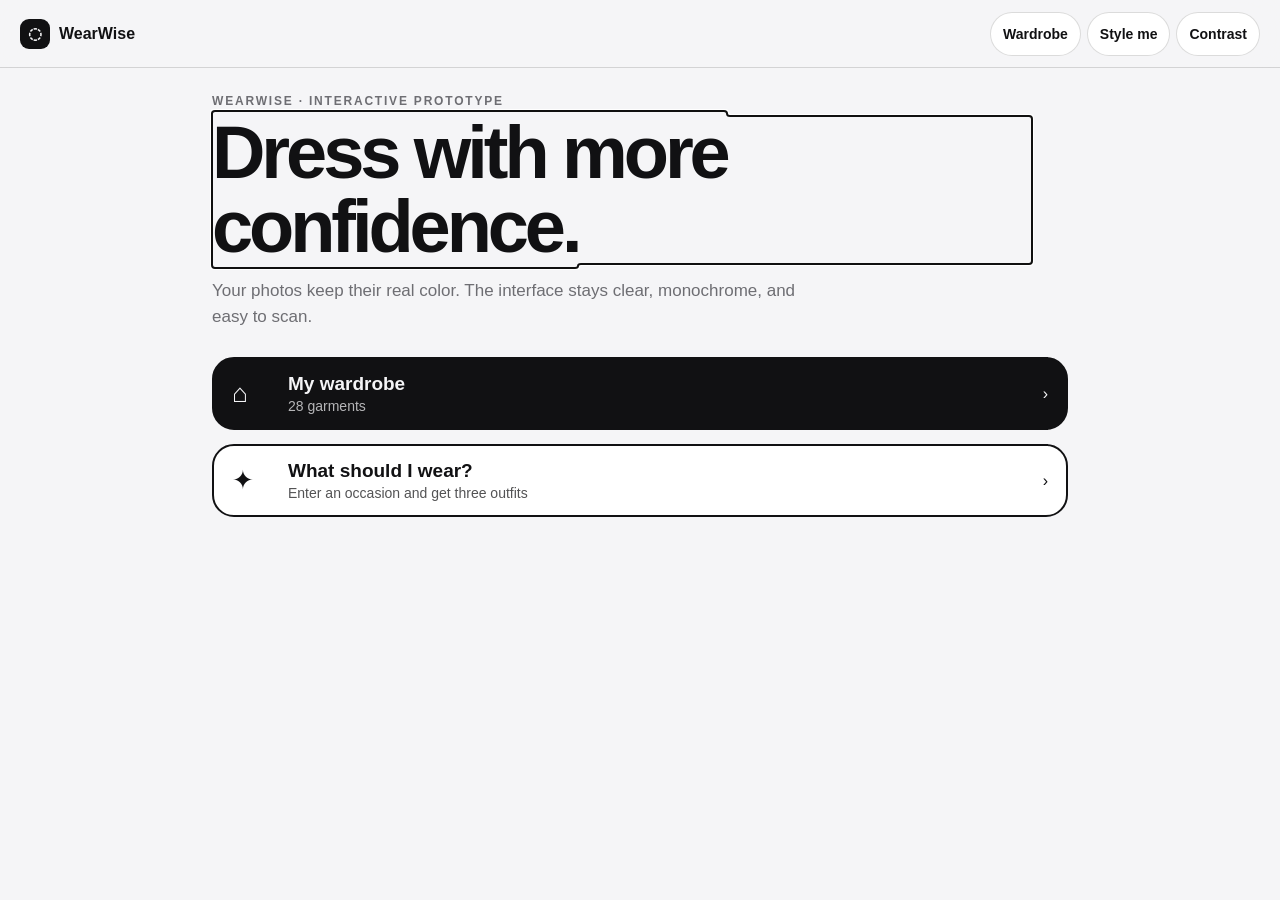
<file: apps/web-demo/index.html>
<!doctype html>
<html lang="en">
  <head>
    <meta charset="utf-8" />
    <meta name="viewport" content="width=device-width, initial-scale=1" />
    <meta
      name="description"
      content="WearWise: turn your own clothing photos into three explainable outfits."
    />
    <meta name="theme-color" content="#f5f5f7" />
    <title>WearWise</title>
    <link rel="stylesheet" href="styles.css" />
  </head>
  <body>
    <a class="skip-link" href="#main">Skip to main content</a>

    <header class="topbar">
      <button class="brand" type="button" data-route="home" aria-label="Return home">
        <span class="brand-mark" aria-hidden="true">◌</span>
        <span>WearWise</span>
      </button>
      <nav aria-label="Main navigation">
        <button type="button" data-route="wardrobe">Wardrobe</button>
        <button type="button" data-route="occasion">Style me</button>
        <button id="contrast-button" type="button" aria-pressed="false">
          Contrast
        </button>
      </nav>
    </header>

    <main id="main" tabindex="-1">
      <section id="home-screen" class="screen" data-screen="home">
        <p class="eyebrow">WEARWISE · INTERACTIVE PROTOTYPE</p>
        <h1>Dress with more confidence.</h1>
        <p class="lead">Your photos keep their real color. The interface stays clear, monochrome, and easy to scan.</p>

        <div class="hero-actions">
          <button class="action-card primary" type="button" data-route="wardrobe">
            <span class="action-icon" aria-hidden="true">⌂</span>
            <span>
              <strong>My wardrobe</strong>
              <small id="wardrobe-summary">Loading</small>
            </span>
            <span aria-hidden="true">›</span>
          </button>
          <button class="action-card" type="button" data-route="occasion">
            <span class="action-icon" aria-hidden="true">✦</span>
            <span>
              <strong>What should I wear?</strong>
              <small>Enter an occasion and get three outfits</small>
            </span>
            <span aria-hidden="true">›</span>
          </button>
        </div>

        <section id="recent-plan-section" class="section" hidden>
          <div class="section-heading">
            <h2>Recent outfit</h2>
          </div>
          <div id="recent-plan"></div>
        </section>
      </section>

      <section id="wardrobe-screen" class="screen" data-screen="wardrobe" hidden>
        <div class="section-heading">
          <div>
            <p class="eyebrow">PHOTO WARDROBE</p>
            <h1>My clothes</h1>
          </div>
          <button id="load-demo-button" class="outline-button" type="button">
            Load demo wardrobe
          </button>
        </div>

        <form id="garment-form" class="panel form-panel">
          <h2>Add a garment</h2>
          <div class="form-grid">
            <label>
              Garment photo
              <input id="garment-photo" type="file" accept="image/*" required />
            </label>
            <label>
              Garment name
              <input id="garment-name" type="text" placeholder="Light blue Oxford shirt" required />
            </label>
            <label>
              Garment type
              <select id="garment-slot" required>
                <option value="top">Top</option>
                <option value="bottom">Bottom</option>
                <option value="shoes">Shoes</option>
                <option value="outerwear">Outerwear</option>
              </select>
            </label>
            <label>
              Colors
              <input id="garment-colors" type="text" placeholder="Light blue, white" />
            </label>
            <label>
              Formality
              <select id="garment-formality">
                <option value="1">1 · Very casual</option>
                <option value="2">2 · Casual</option>
                <option value="3" selected>3 · Smart casual</option>
                <option value="4">4 · Business</option>
                <option value="5">5 · Formal</option>
              </select>
            </label>
          </div>
          <button class="primary-button" type="submit">Save garment</button>
        </form>

        <div id="wardrobe-grid" class="wardrobe-grid"></div>
      </section>

      <section id="occasion-screen" class="screen" data-screen="occasion" hidden>
        <p class="eyebrow">OCCASION</p>
        <h1>Where are you going?</h1>

        <label class="large-field">
          <span>Describe the occasion</span>
          <input
            id="occasion-input"
            type="text"
            placeholder="For example: first dinner with my partner's family"
            autocomplete="off"
          />
        </label>

        <label class="single-field">
          <span>Formality</span>
          <select id="occasion-formality">
            <option value="casual">Casual</option>
            <option value="smart_casual" selected>Smart casual</option>
            <option value="business">Business</option>
            <option value="formal">Formal</option>
          </select>
        </label>

        <div class="preset-list" aria-label="Suggested occasions">
          <button type="button" data-preset="First date">First date</button>
          <button type="button" data-preset="Club presentation">Club presentation</button>
          <button type="button" data-preset="Friends dinner">Friends dinner</button>
          <button type="button" data-preset="Internship interview">Internship interview</button>
        </div>

        <button id="generate-button" class="primary-button" type="button">
          Generate three outfits
        </button>

        <section id="occasion-result" class="panel result-summary" hidden></section>
      </section>

      <section id="results-screen" class="screen" data-screen="results" hidden>
        <div class="section-heading">
          <div>
            <p class="eyebrow">THREE OUTFITS</p>
            <h1 id="results-title">Your edit</h1>
          </div>
          <button class="outline-button" type="button" data-route="occasion">
            Change occasion
          </button>
        </div>
        <p id="results-note" class="lead"></p>
        <div id="outfit-list" class="outfit-list"></div>
      </section>
    </main>

    <dialog id="detail-dialog" class="detail-dialog">
      <button id="close-detail" class="dialog-close" type="button" aria-label="Close">
        ×
      </button>
      <div id="detail-content"></div>
    </dialog>

    <div id="toast" class="toast" role="status" aria-live="polite"></div>

    <script src="data.js"></script>
    <script src="engine.js"></script>
    <script src="app.js"></script>
  </body>
</html>
</file>
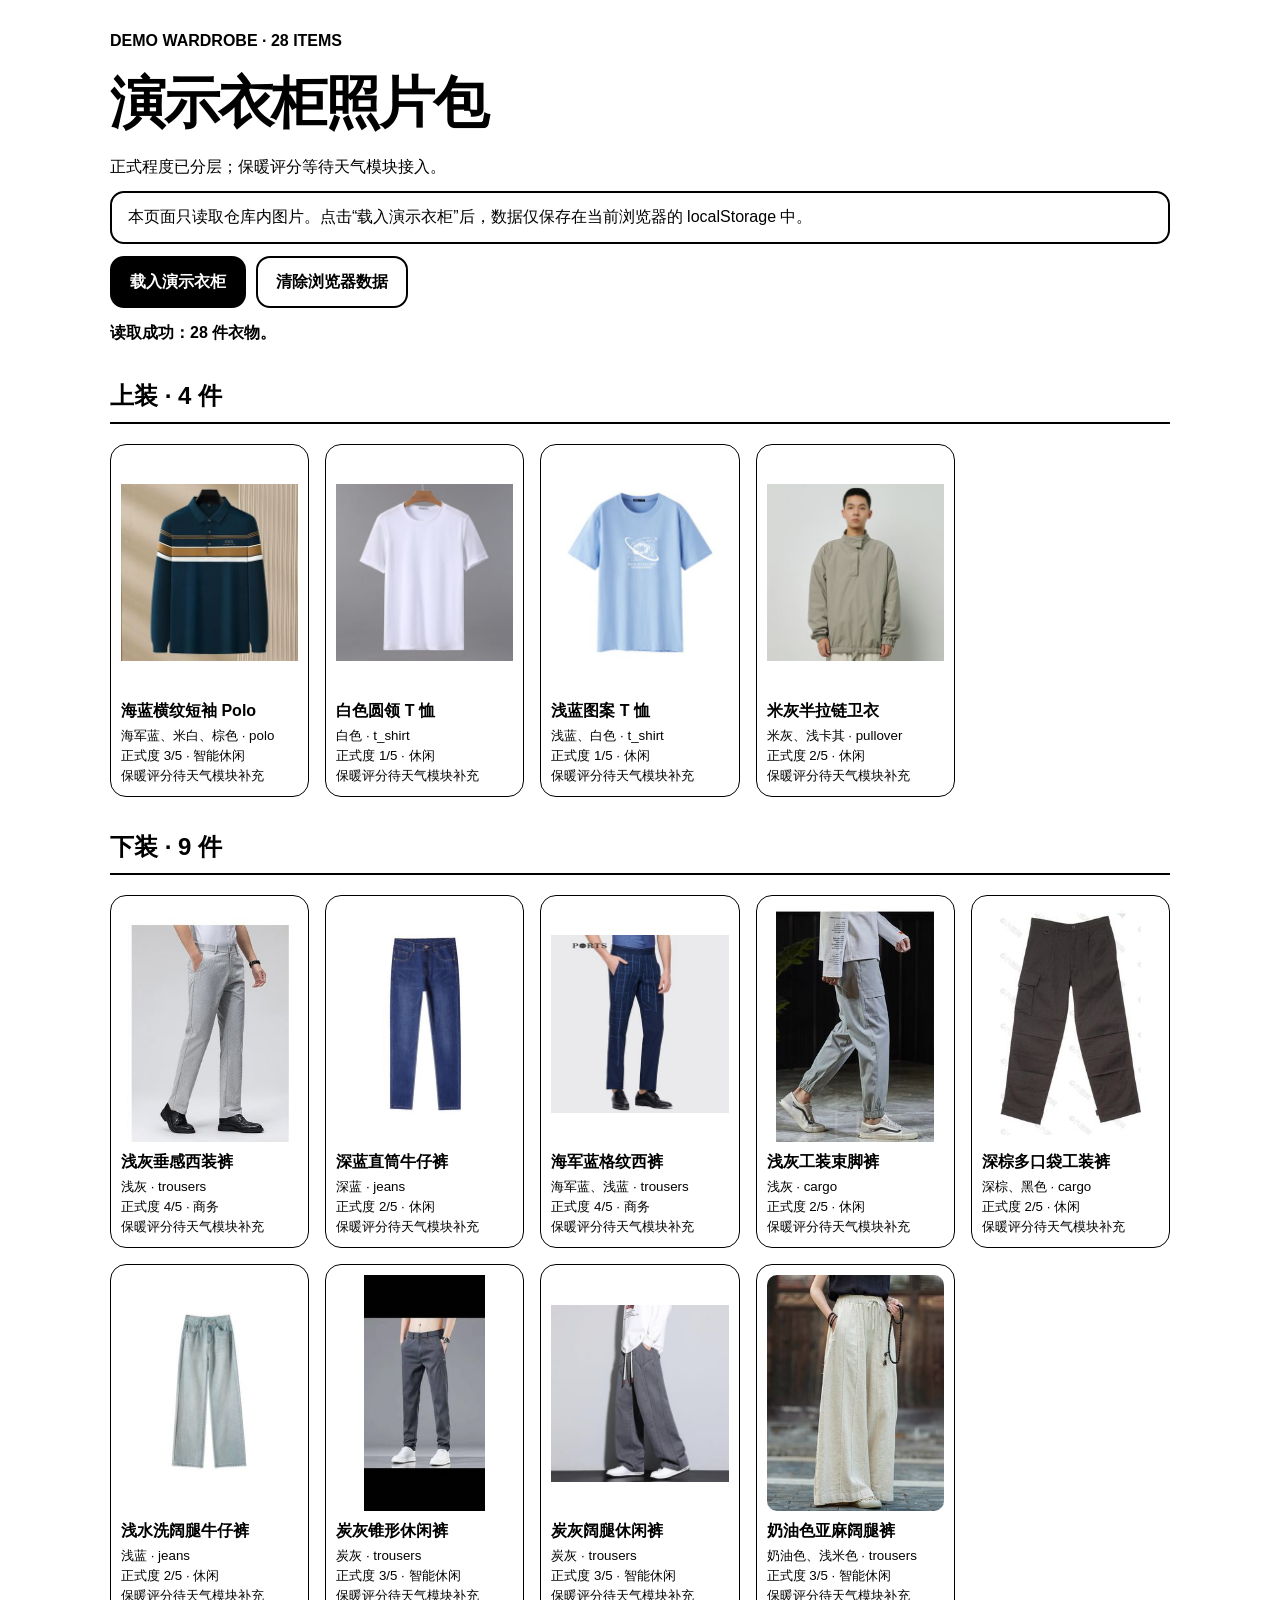
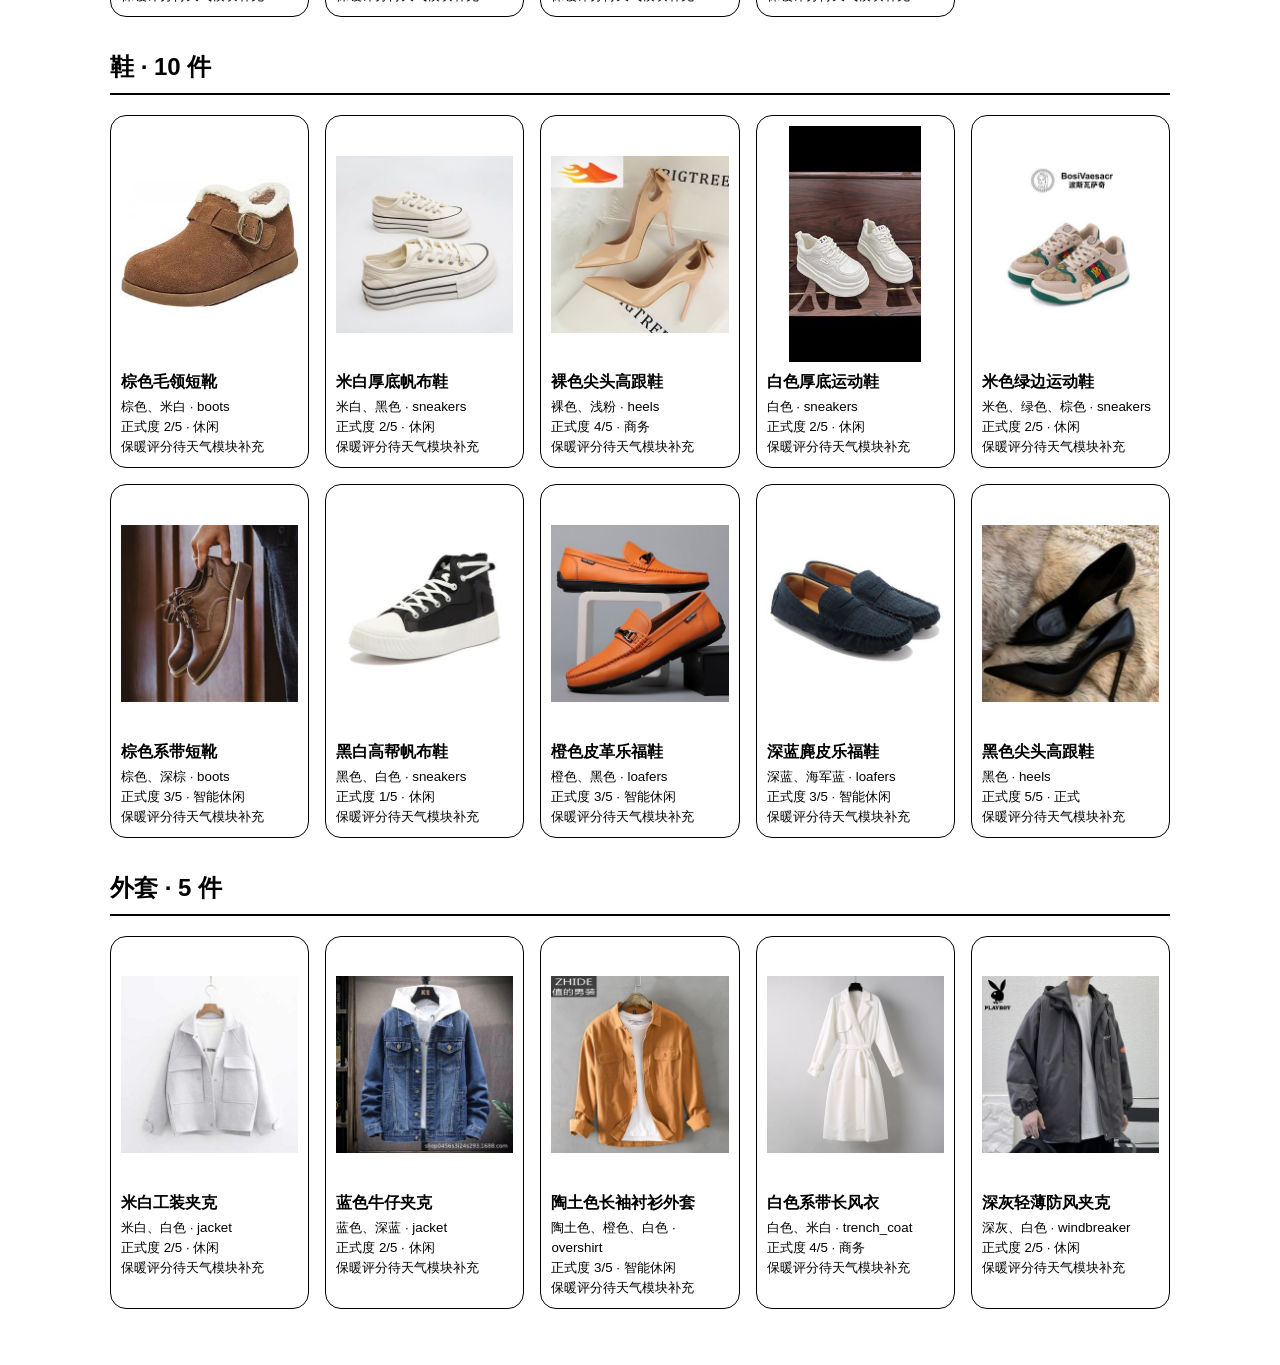
<file: demo-assets/wardrobe/preview.html>
<!doctype html>
<html lang="zh-CN">
  <head>
    <meta charset="utf-8" />
    <meta name="viewport" content="width=device-width, initial-scale=1" />
    <title>WearWise 演示衣柜资源预览</title>
    <style>
      :root {
        color-scheme: light dark;
        font-family: -apple-system, BlinkMacSystemFont, "SF Pro Text", "PingFang SC", sans-serif;
        background: Canvas;
        color: CanvasText;
      }
      * { box-sizing: border-box; }
      body { margin: 0; }
      main { max-width: 1100px; margin: 0 auto; padding: 28px 20px 56px; }
      header { display: grid; gap: 12px; margin-bottom: 28px; }
      h1 { margin: 0; font-size: clamp(32px, 6vw, 56px); letter-spacing: -0.04em; }
      p { margin: 0; line-height: 1.6; }
      .notice { padding: 14px 16px; border: 2px solid CanvasText; border-radius: 14px; }
      .actions { display: flex; flex-wrap: wrap; gap: 10px; }
      button {
        min-height: 52px;
        padding: 12px 18px;
        border: 2px solid CanvasText;
        border-radius: 14px;
        color: CanvasText;
        background: Canvas;
        font: inherit;
        font-weight: 700;
        cursor: pointer;
      }
      button.primary { color: Canvas; background: CanvasText; }
      button:focus-visible { outline: 4px solid Highlight; outline-offset: 3px; }
      #status { min-height: 24px; font-weight: 600; }
      section { margin-top: 34px; }
      h2 { padding-bottom: 10px; border-bottom: 2px solid CanvasText; }
      .grid { display: grid; grid-template-columns: repeat(auto-fill, minmax(180px, 1fr)); gap: 16px; }
      article { padding: 10px; border: 1px solid CanvasText; border-radius: 16px; }
      img { display: block; width: 100%; aspect-ratio: 3 / 4; object-fit: contain; background: Canvas; border-radius: 10px; }
      h3 { margin: 10px 0 4px; font-size: 16px; }
      small { display: block; line-height: 1.5; }
      .missing { display: grid; min-height: 240px; place-items: center; border: 2px dashed CanvasText; border-radius: 10px; text-align: center; }
    </style>
  </head>
  <body>
    <main>
      <header>
        <p><strong>DEMO WARDROBE · 28 ITEMS</strong></p>
        <h1>演示衣柜照片包</h1>
        <p>正式程度已分层；保暖评分等待天气模块接入。</p>
        <div class="notice">
          本页面只读取仓库内图片。点击“载入演示衣柜”后，数据仅保存在当前浏览器的
          localStorage 中。
        </div>
        <div class="actions">
          <button id="import-button" class="primary" type="button">载入演示衣柜</button>
          <button id="clear-button" type="button">清除浏览器数据</button>
        </div>
        <p id="status" role="status" aria-live="polite">正在读取分类清单…</p>
      </header>
      <div id="wardrobe"></div>
    </main>
    <script type="module">
      import {
        clearStoredDemoWardrobe,
        groupGarmentsBySlot,
        loadDemoWardrobe,
        storeDemoWardrobe
      } from "./importer.js";

      const labels = {
        top: "上装",
        bottom: "下装",
        shoes: "鞋",
        outerwear: "外套"
      };
      const formalityLabels = ["", "休闲", "休闲", "智能休闲", "商务", "正式"];
      const status = document.querySelector("#status");
      const wardrobeRoot = document.querySelector("#wardrobe");
      let wardrobe;

      function render() {
        const grouped = groupGarmentsBySlot(wardrobe.garments);
        wardrobeRoot.innerHTML = Object.entries(labels)
          .map(([slot, label]) => {
            const items = grouped[slot];
            return `
              <section aria-labelledby="section-${slot}">
                <h2 id="section-${slot}">${label} · ${items.length} 件</h2>
                <div class="grid">
                  ${items
                    .map(
                      (item) => `
                        <article>
                          <img
                            src="${item.thumbnail_url}"
                            alt="${item.name}的照片"
                            loading="lazy"
                            onerror="this.outerHTML='<div class=&quot;missing&quot;>${item.name}<br>照片缺失</div>'"
                          />
                          <h3>${item.name}</h3>
                          <small>${item.colors.join("、")} · ${item.category}</small>
                          <small>正式度 ${item.formality_score}/5 · ${formalityLabels[item.formality_score]}</small>
                          <small>保暖评分待天气模块补充</small>
                        </article>
                      `
                    )
                    .join("")}
                </div>
              </section>
            `;
          })
          .join("");
      }

      document.querySelector("#import-button").addEventListener("click", () => {
        storeDemoWardrobe(wardrobe);
        status.textContent = `已载入 ${wardrobe.garments.length} 件演示衣物。`;
      });

      document.querySelector("#clear-button").addEventListener("click", () => {
        clearStoredDemoWardrobe();
        status.textContent = "已清除当前浏览器中的演示衣柜数据。";
      });

      try {
        wardrobe = await loadDemoWardrobe();
        render();
        status.textContent = `读取成功：${wardrobe.garments.length} 件衣物。`;
      } catch (error) {
        status.textContent = `读取失败：${error.message}`;
        status.setAttribute("role", "alert");
      }
    </script>
  </body>
</html>
</file>
<file: apps/web-demo/styles.css>
:root {
  color-scheme: light dark;
  --bg: #f5f5f7;
  --surface: #ffffff;
  --ink: #111113;
  --muted: #6e6e73;
  --line: rgba(0, 0, 0, 0.14);
  --soft: #ebebed;
  --radius: 22px;
  --font: -apple-system, BlinkMacSystemFont, "SF Pro Display", "SF Pro Text",
    "Segoe UI", "PingFang SC", sans-serif;
}

* {
  box-sizing: border-box;
}

html {
  background: var(--bg);
}

body {
  min-width: 320px;
  min-height: 100vh;
  margin: 0;
  color: var(--ink);
  background: var(--bg);
  font-family: var(--font);
  -webkit-font-smoothing: antialiased;
}

body[data-contrast="high"] {
  --bg: #ffffff;
  --surface: #ffffff;
  --ink: #000000;
  --muted: #3b3b3d;
  --line: #000000;
  --soft: #f0f0f0;
}

@media (prefers-color-scheme: dark) {
  :root {
    --bg: #000000;
    --surface: #1c1c1e;
    --ink: #f5f5f7;
    --muted: #a1a1a6;
    --line: rgba(255, 255, 255, 0.2);
    --soft: #2c2c2e;
  }
}

button,
input,
select {
  font: inherit;
}

button {
  cursor: pointer;
}

button:focus-visible,
input:focus-visible,
select:focus-visible,
a:focus-visible {
  outline: 3px solid var(--ink);
  outline-offset: 3px;
}

.skip-link {
  position: fixed;
  z-index: 100;
  top: 12px;
  left: 12px;
  transform: translateY(-180%);
  padding: 12px 18px;
  background: var(--ink);
  color: var(--bg);
  border-radius: 12px;
}

.skip-link:focus {
  transform: none;
}

.topbar {
  position: sticky;
  z-index: 20;
  top: 0;
  display: flex;
  min-height: 68px;
  align-items: center;
  justify-content: space-between;
  padding: 10px max(20px, env(safe-area-inset-left));
  border-bottom: 1px solid var(--line);
  background: color-mix(in srgb, var(--bg) 90%, transparent);
  backdrop-filter: blur(20px);
}

.brand {
  display: inline-flex;
  align-items: center;
  gap: 9px;
  border: 0;
  padding: 8px 0;
  background: transparent;
  color: var(--ink);
  font-weight: 700;
}

.brand-mark {
  display: grid;
  width: 30px;
  height: 30px;
  place-items: center;
  border-radius: 9px;
  background: var(--ink);
  color: var(--bg);
}

.topbar nav {
  display: flex;
  gap: 6px;
}

.topbar nav button {
  min-height: 44px;
  padding: 8px 12px;
  border: 1px solid var(--line);
  border-radius: 999px;
  background: var(--surface);
  color: var(--ink);
  font-size: 14px;
  font-weight: 650;
}

main {
  width: min(900px, 100%);
  margin: 0 auto;
  padding: 26px 22px 80px;
}

.screen {
  opacity: 1;
  transform: translateY(0);
  transition:
    opacity 170ms ease,
    transform 220ms cubic-bezier(0.2, 0.8, 0.2, 1);
}

.screen.is-leaving {
  opacity: 0;
  transform: translateY(-5px);
  pointer-events: none;
}

.screen.is-entering {
  opacity: 0;
  transform: translateY(8px);
}

.eyebrow {
  margin: 0 0 8px;
  color: var(--muted);
  font-size: 12px;
  font-weight: 750;
  letter-spacing: 0.15em;
}

h1,
h2,
p {
  overflow-wrap: anywhere;
}

h1 {
  max-width: 820px;
  margin: 0;
  font-size: clamp(42px, 9vw, 74px);
  letter-spacing: -0.055em;
  line-height: 1;
}

h2 {
  margin: 0;
  font-size: 22px;
  letter-spacing: -0.025em;
}

.lead {
  max-width: 620px;
  margin: 14px 0 0;
  color: var(--muted);
  font-size: 17px;
  line-height: 1.5;
}

.hero-actions,
.outfit-list {
  display: grid;
  gap: 14px;
  margin-top: 28px;
}

.action-card {
  display: grid;
  min-height: 72px;
  grid-template-columns: 42px 1fr auto;
  align-items: center;
  gap: 14px;
  padding: 14px 18px;
  border: 2px solid var(--ink);
  border-radius: var(--radius);
  background: var(--surface);
  color: var(--ink);
  text-align: left;
}

.action-card.primary {
  background: var(--ink);
  color: var(--bg);
}

.action-card strong,
.action-card small {
  display: block;
}

.action-card strong {
  font-size: 19px;
}

.action-card small {
  margin-top: 3px;
  opacity: 0.72;
  font-size: 14px;
}

.action-icon {
  font-size: 26px;
}

.section {
  margin-top: 32px;
}

.section-heading {
  display: flex;
  align-items: end;
  justify-content: space-between;
  gap: 16px;
  margin-bottom: 16px;
}

.panel {
  padding: 20px;
  border: 1px solid var(--line);
  border-radius: var(--radius);
  background: var(--surface);
}

.form-panel {
  margin-bottom: 24px;
}

.form-panel h2 {
  margin-bottom: 16px;
}

.form-grid {
  display: grid;
  grid-template-columns: repeat(2, minmax(0, 1fr));
  gap: 14px;
  margin-bottom: 16px;
}

label {
  display: grid;
  gap: 7px;
  color: var(--muted);
  font-size: 14px;
  font-weight: 650;
}

input,
select {
  width: 100%;
  min-height: 52px;
  padding: 12px 14px;
  border: 1px solid var(--line);
  border-radius: 14px;
  background: var(--bg);
  color: var(--ink);
}

.large-field {
  margin-top: 24px;
}

.single-field {
  margin-top: 14px;
}

.large-field input {
  min-height: 64px;
  font-size: 18px;
}

.primary-button,
.outline-button,
.preset-list button {
  min-height: 56px;
  border-radius: 16px;
  font-weight: 700;
}

.primary-button {
  width: 100%;
  margin-top: 16px;
  border: 2px solid var(--ink);
  background: var(--ink);
  color: var(--bg);
}

.outline-button {
  padding: 10px 16px;
  border: 2px solid var(--ink);
  background: var(--surface);
  color: var(--ink);
}

.preset-list {
  display: flex;
  flex-wrap: wrap;
  gap: 10px;
  margin-top: 14px;
}

.preset-list button {
  min-height: 48px;
  padding: 10px 16px;
  border: 1px solid var(--line);
  background: var(--surface);
  color: var(--ink);
}

.result-summary {
  margin-top: 18px;
}

.wardrobe-grid {
  display: grid;
  grid-template-columns: repeat(2, minmax(0, 1fr));
  gap: 14px;
}

.garment-card {
  padding: 10px;
  border: 1px solid var(--line);
  border-radius: 18px;
  background: var(--surface);
}

.photo-frame {
  position: relative;
  overflow: hidden;
  width: 100%;
  aspect-ratio: 3 / 4;
  border-radius: 13px;
  background: var(--soft);
}

.photo-frame img {
  width: 100%;
  height: 100%;
  object-fit: cover;
}

.missing-photo {
  display: grid;
  width: 100%;
  height: 100%;
  place-items: center;
  padding: 14px;
  color: var(--muted);
  text-align: center;
}

.garment-name {
  margin-top: 9px;
  font-weight: 750;
}

.garment-meta {
  margin-top: 3px;
  color: var(--muted);
  font-size: 13px;
}

.outfit-card {
  padding: 16px;
  border: 2px solid var(--line);
  border-radius: var(--radius);
  background: var(--surface);
}

.outfit-header {
  display: flex;
  align-items: start;
  justify-content: space-between;
  gap: 12px;
}

.source-badge {
  flex: 0 0 auto;
  padding: 5px 9px;
  border: 1px solid var(--line);
  border-radius: 999px;
  color: var(--muted);
  font-size: 12px;
  font-weight: 700;
}

.outfit-photos {
  display: grid;
  grid-template-columns: repeat(2, minmax(0, 1fr));
  gap: 10px;
  margin-top: 14px;
}

.outfit-photos .garment-name {
  font-size: 14px;
}

.outfit-reason {
  margin: 14px 0;
  line-height: 1.5;
}

.detail-dialog {
  width: min(760px, calc(100vw - 28px));
  max-height: calc(100vh - 28px);
  overflow: auto;
  padding: 24px;
  border: 2px solid var(--ink);
  border-radius: 24px;
  background: var(--surface);
  color: var(--ink);
  opacity: 0;
  transform: translateY(12px) scale(0.985);
  transition:
    opacity 170ms ease,
    transform 220ms cubic-bezier(0.2, 0.8, 0.2, 1);
}

.detail-dialog.is-visible {
  opacity: 1;
  transform: translateY(0) scale(1);
}

.detail-dialog::backdrop {
  background: rgba(0, 0, 0, 0.52);
  backdrop-filter: blur(6px);
}

.dialog-close {
  position: absolute;
  top: 14px;
  right: 14px;
  width: 44px;
  height: 44px;
  border: 1px solid var(--line);
  border-radius: 50%;
  background: var(--surface);
  color: var(--ink);
  font-size: 24px;
}

.detail-list {
  margin: 16px 0;
  padding-left: 20px;
  line-height: 1.6;
}

.replace-row {
  display: grid;
  gap: 10px;
  margin: 18px 0;
}

.toast {
  position: fixed;
  z-index: 80;
  right: 20px;
  bottom: 20px;
  max-width: min(420px, calc(100vw - 40px));
  padding: 12px 16px;
  border-radius: 14px;
  background: var(--ink);
  color: var(--bg);
  opacity: 0;
  pointer-events: none;
  transition: opacity 160ms ease;
}

.toast.show {
  opacity: 1;
}

@media (max-width: 620px) {
  .topbar {
    align-items: flex-start;
    flex-direction: column;
  }

  .topbar nav {
    width: 100%;
  }

  .topbar nav button {
    flex: 1;
  }

  main {
    padding-inline: 16px;
  }

  .form-grid {
    grid-template-columns: 1fr;
  }

  .section-heading {
    align-items: stretch;
    flex-direction: column;
  }
}

@media (max-width: 430px) {
  .wardrobe-grid,
  .outfit-photos {
    grid-template-columns: 1fr;
  }
}

@media (prefers-reduced-motion: reduce) {
  *,
  *::before,
  *::after {
    animation-duration: 0.01ms !important;
    transition-duration: 0.01ms !important;
  }
}
</file>
